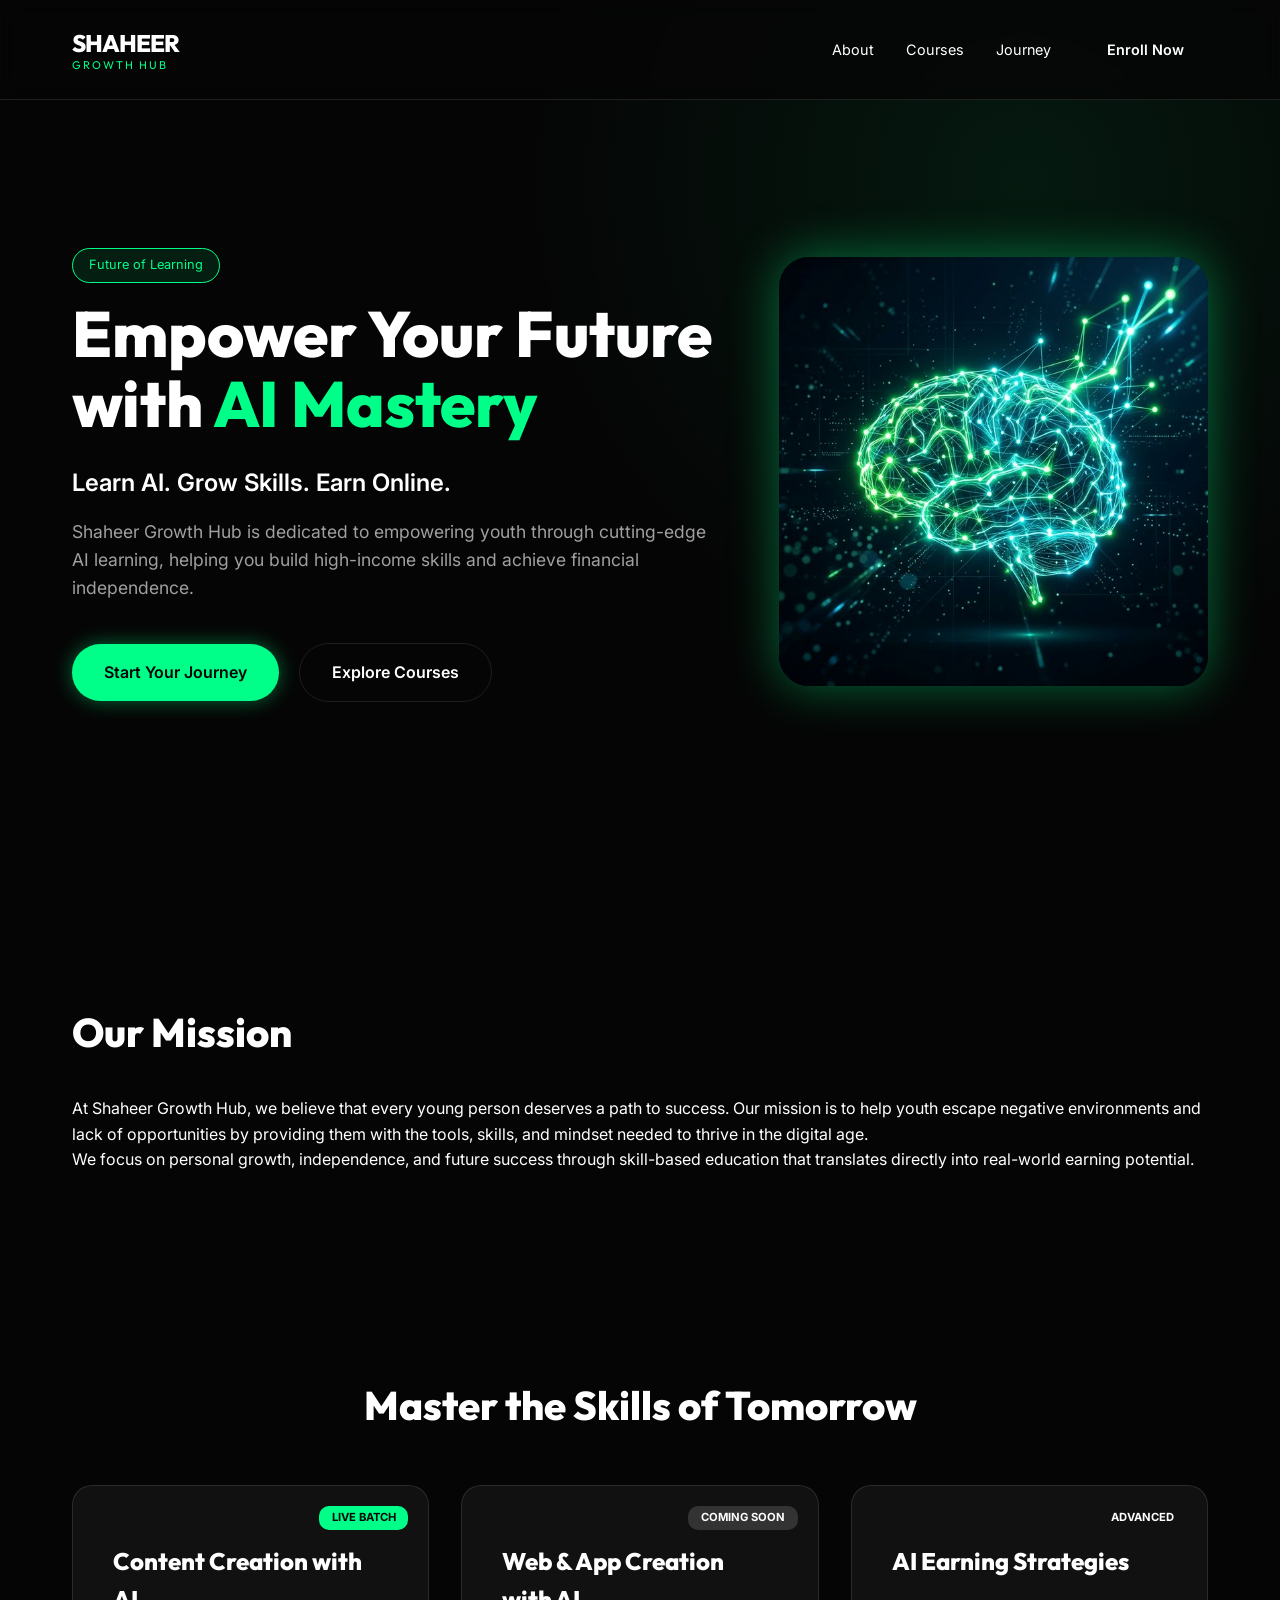
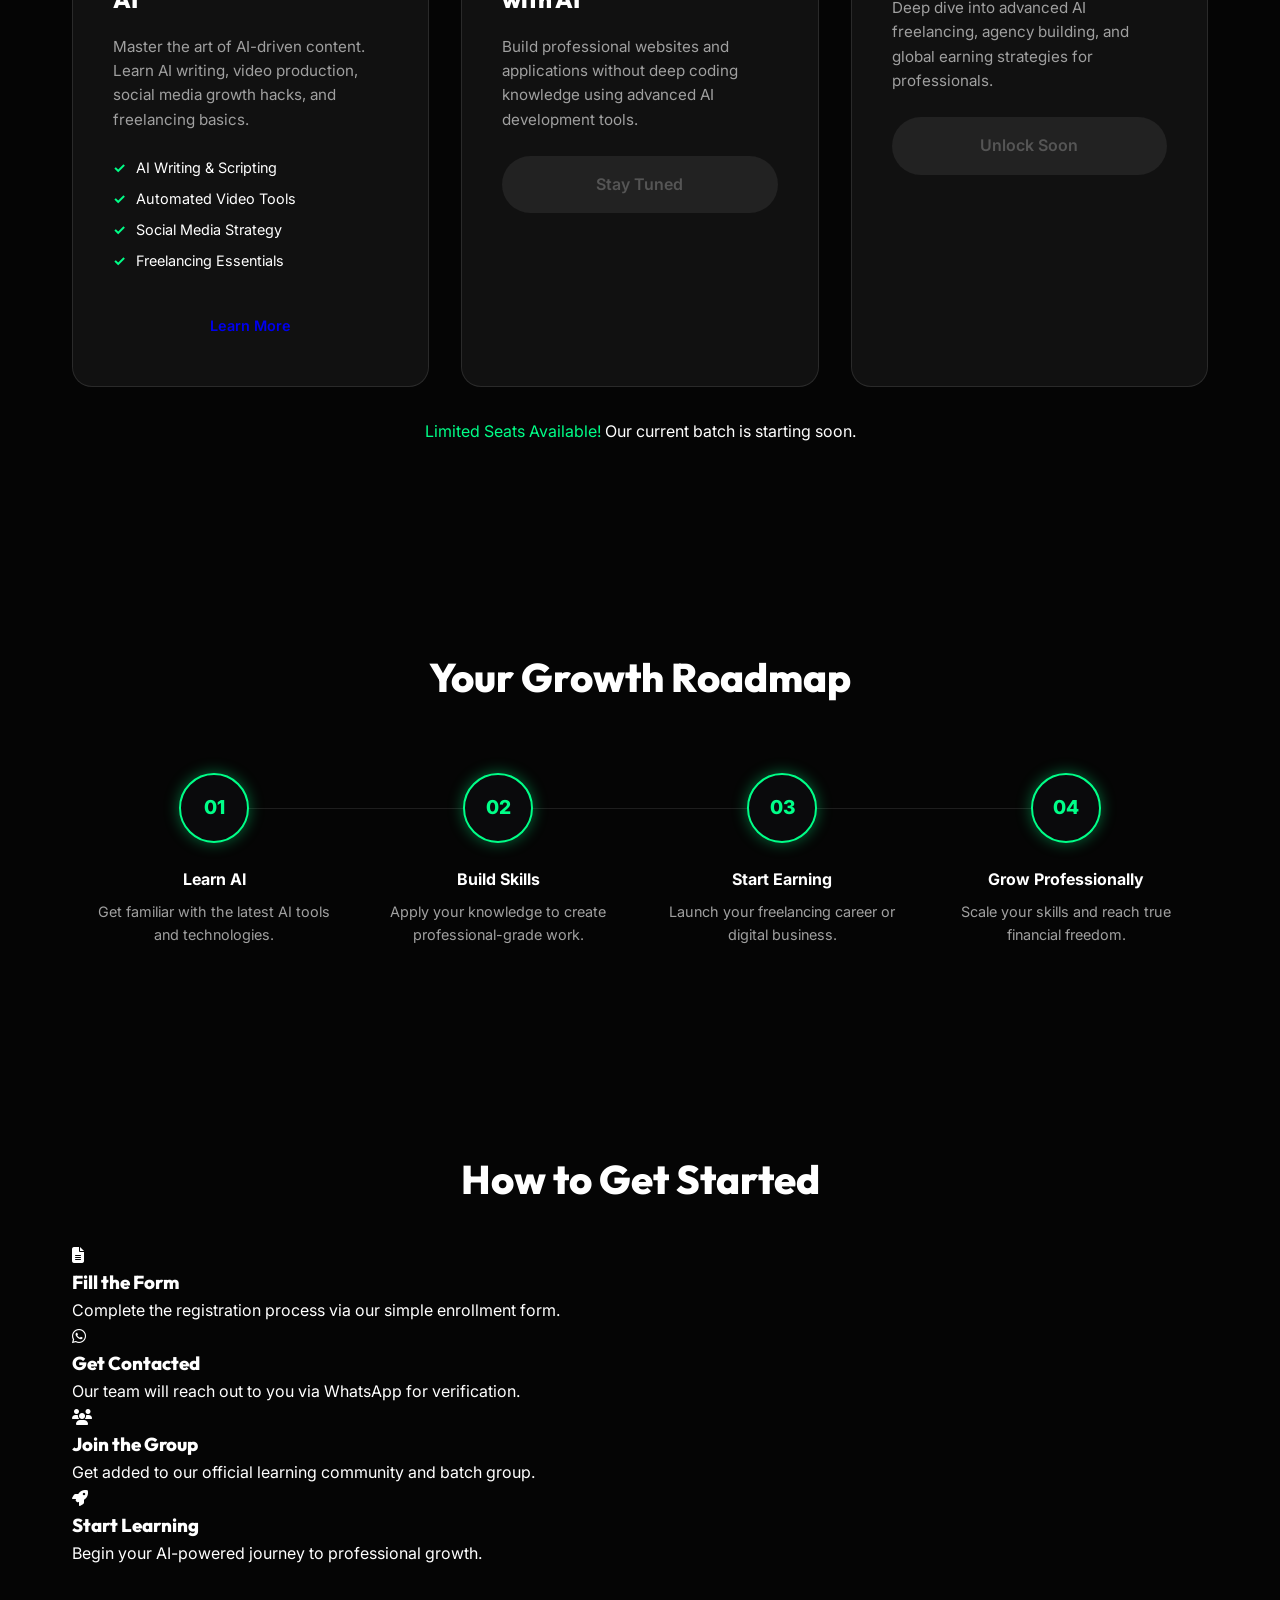
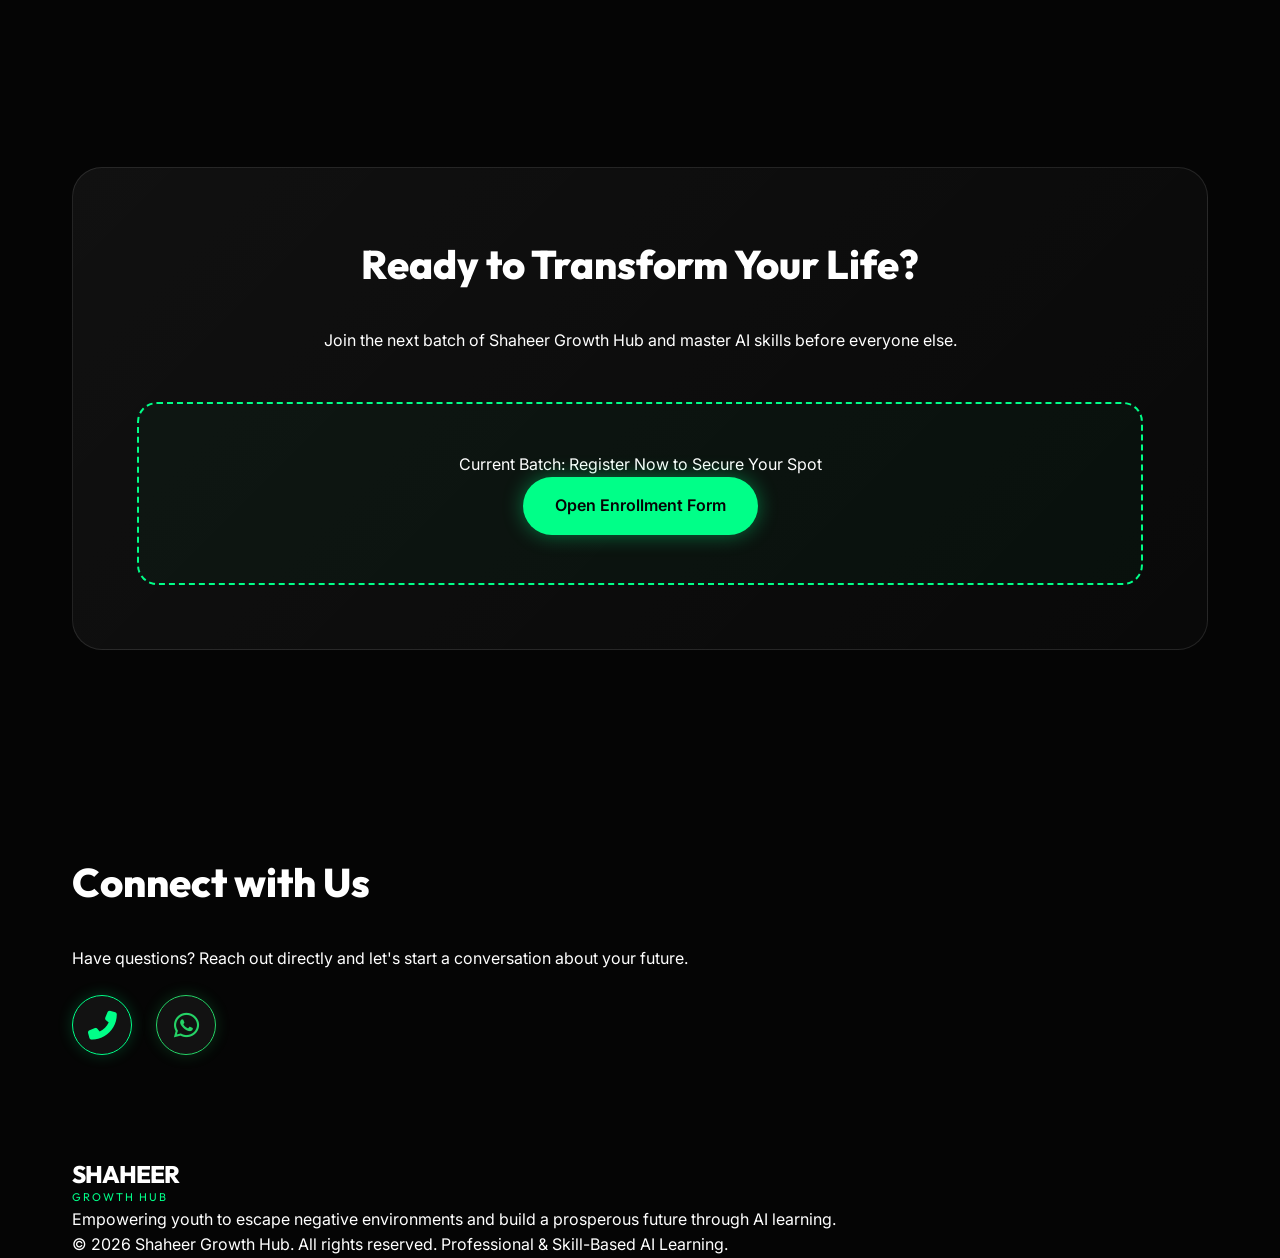
<file: Shaheer Growth Hub/Shaheer Growth Hub/index.html>
<!DOCTYPE html>
<html lang="en">

<head>
    <meta charset="UTF-8">
    <meta name="viewport" content="width=device-width, initial-scale=1.0">
    <title>Shaheer Growth Hub | Learn AI. Grow Skills. Earn Online.</title>
    <meta name="description"
        content="Empowering youth through AI learning and skill-based growth. Start your journey with Shaheer Growth Hub today.">
    <link rel="stylesheet" href="style.css">
    <link rel="preconnect" href="https://fonts.googleapis.com">
    <link rel="preconnect" href="https://fonts.gstatic.com" crossorigin>
    <link
        href="https://fonts.googleapis.com/css2?family=Inter:wght@300;400;600;700;800&family=Outfit:wght@400;600;700;800&display=swap"
        rel="stylesheet">
    <link rel="stylesheet" href="https://cdnjs.cloudflare.com/ajax/libs/font-awesome/6.4.0/css/all.min.css"
        integrity="sha512-iecdLmaskl7CVkqkXNQ/ZH/XLlvWZOJyj7Yy7tcenmpD1ypASozpmT/E0iPtmFIB46ZmdtAc9eNBvH0H/ZpiBw=="
        crossorigin="anonymous" referrerpolicy="no-referrer" />
</head>

<body>

    <!-- Header / Navigation -->
    <header>
        <nav class="container">
            <div class="logo">SHAHEER<span>GROWTH HUB</span></div>
            <ul class="nav-links">
                <li><a href="#about">About</a></li>
                <li><a href="#courses">Courses</a></li>
                <li><a href="#journey">Journey</a></li>
                <li><a href="https://docs.google.com/forms/d/e/1FAIpQLSdB96-YvT9lr67E8rFunnnAn-qFR_ITgN2ZRzqG21204jN9Zw/viewform"
                        target="_blank" class="btn btn-small">Enroll Now</a></li>
            </ul>
        </nav>
    </header>

    <main>
        <!-- Hero Section -->
        <section id="hero" class="hero-section">
            <div class="container hero-content">
                <div class="hero-text animate-fade-in">
                    <span class="badge">Future of Learning</span>
                    <h1>Empower Your Future with <span>AI Mastery</span></h1>
                    <p class="tagline">Learn AI. Grow Skills. Earn Online.</p>
                    <p class="description">Shaheer Growth Hub is dedicated to empowering youth through cutting-edge AI
                        learning, helping you build high-income skills and achieve financial independence.</p>
                    <div class="hero-btns">
                        <a href="#enroll" class="btn btn-primary">Start Your Journey</a>
                        <a href="#courses" class="btn btn-secondary">Explore Courses</a>
                    </div>
                </div>
                <div class="hero-visual animate-glow">
                    <img src="assets/hero_visual.png" alt="Shaheer Growth Hub AI Visual" class="hero-img">
                </div>
            </div>
        </section>

        <!-- About / Mission Section -->
        <section id="about" class="about-section">
            <div class="container grid-2">
                <div class="about-image animate-reveal">
                    <div class="image-placeholder main-mission-img"></div>
                </div>
                <div class="about-text animate-reveal">
                    <h2 class="section-title">Our Mission</h2>
                    <p>At Shaheer Growth Hub, we believe that every young person deserves a path to success. Our mission
                        is to help youth escape negative environments and lack of opportunities by providing them with
                        the tools, skills, and mindset needed to thrive in the digital age.</p>
                    <p>We focus on personal growth, independence, and future success through skill-based education that
                        translates directly into real-world earning potential.</p>
                </div>
            </div>
        </section>

        <!-- Courses Section -->
        <section id="courses" class="courses-section">
            <div class="container">
                <h2 class="section-title text-center">Master the Skills of Tomorrow</h2>
                <div class="courses-grid">
                    <!-- Current Course -->
                    <div class="course-card active animate-reveal">
                        <div class="course-badge">Live Batch</div>
                        <h3>Content Creation with AI</h3>
                        <p>Master the art of AI-driven content. Learn AI writing, video production, social media growth
                            hacks, and freelancing basics.</p>
                        <ul class="course-features">
                            <li>AI Writing & Scripting</li>
                            <li>Automated Video Tools</li>
                            <li>Social Media Strategy</li>
                            <li>Freelancing Essentials</li>
                        </ul>
                        <a href="#enroll" class="btn btn-small btn-block">Learn More</a>
                    </div>

                    <!-- Upcoming Course -->
                    <div class="course-card upcoming animate-reveal">
                        <div class="course-badge">Coming Soon</div>
                        <h3>Web & App Creation with AI</h3>
                        <p>Build professional websites and applications without deep coding knowledge using advanced AI
                            development tools.</p>
                        <a href="#" class="btn btn-disabled btn-block">Stay Tuned</a>
                    </div>

                    <!-- Advanced Placeholder -->
                    <div class="course-card advanced animate-reveal">
                        <div class="course-badge">Advanced</div>
                        <h3>AI Earning Strategies</h3>
                        <p>Deep dive into advanced AI freelancing, agency building, and global earning strategies for
                            professionals.</p>
                        <a href="#" class="btn btn-disabled btn-block">Unlock Soon</a>
                    </div>
                </div>
                <p class="urgency-text text-center mt-4"><span>Limited Seats Available!</span> Our current batch is
                    starting soon.</p>
            </div>
        </section>

        <!-- Growth Journey Section -->
        <section id="journey" class="journey-section">
            <div class="container">
                <h2 class="section-title text-center">Your Growth Roadmap</h2>
                <div class="journey-path">
                    <div class="step">
                        <div class="step-num">01</div>
                        <h4>Learn AI</h4>
                        <p>Get familiar with the latest AI tools and technologies.</p>
                    </div>
                    <div class="step">
                        <div class="step-num">02</div>
                        <h4>Build Skills</h4>
                        <p>Apply your knowledge to create professional-grade work.</p>
                    </div>
                    <div class="step">
                        <div class="step-num">03</div>
                        <h4>Start Earning</h4>
                        <p>Launch your freelancing career or digital business.</p>
                    </div>
                    <div class="step">
                        <div class="step-num">04</div>
                        <h4>Grow Professionally</h4>
                        <p>Scale your skills and reach true financial freedom.</p>
                    </div>
                </div>
            </div>
        </section>

        <!-- How It Works Section -->
        <section id="how-it-works" class="how-it-works">
            <div class="container">
                <h2 class="section-title text-center">How to Get Started</h2>
                <div class="steps-grid">
                    <div class="how-step">
                        <i class="fas fa-file-alt"></i>
                        <h3>Fill the Form</h3>
                        <p>Complete the registration process via our simple enrollment form.</p>
                    </div>
                    <div class="how-step">
                        <i class="fab fa-whatsapp"></i>
                        <h3>Get Contacted</h3>
                        <p>Our team will reach out to you via WhatsApp for verification.</p>
                    </div>
                    <div class="how-step">
                        <i class="fas fa-users"></i>
                        <h3>Join the Group</h3>
                        <p>Get added to our official learning community and batch group.</p>
                    </div>
                    <div class="how-step">
                        <i class="fas fa-rocket"></i>
                        <h3>Start Learning</h3>
                        <p>Begin your AI-powered journey to professional growth.</p>
                    </div>
                </div>
            </div>
        </section>

        <!-- Enrollment Section -->
        <section id="enroll" class="enroll-section">
            <div class="container">
                <div class="enroll-box">
                    <h2 class="section-title">Ready to Transform Your Life?</h2>
                    <p>Join the next batch of Shaheer Growth Hub and master AI skills before everyone else.</p>
                    <div class="form-container">
                        <div class="form-placeholder">
                            <p>Current Batch: Register Now to Secure Your Spot</p>
                            <a href="https://docs.google.com/forms/d/e/1FAIpQLSdB96-YvT9lr67E8rFunnnAn-qFR_ITgN2ZRzqG21204jN9Zw/viewform"
                                target="_blank" class="btn btn-primary">Open Enrollment Form</a>
                        </div>
                    </div>
                </div>
            </div>
        </section>

        <!-- Contact Section -->
        <section id="contact" class="contact-section">
            <div class="container">
                <div class="contact-grid">
                    <div class="contact-info">
                        <h2 class="section-title">Connect with Us</h2>
                        <p>Have questions? Reach out directly and let's start a conversation about your future.</p>
                        <div class="contact-methods">
                            <a href="tel:+923334747734" class="contact-icon" title="Call Us"><i
                                    class="fas fa-phone-alt"></i></a>
                            <a href="https://wa.me/923334747734" target="_blank" class="contact-icon whatsapp-icon"
                                title="WhatsApp Us"><i class="fab fa-whatsapp"></i></a>
                        </div>
                    </div>
                </div>
            </div>
        </section>
    </main>

    <!-- Footer -->
    <footer>
        <div class="container">
            <div class="footer-grid">
                <div class="footer-brand">
                    <div class="logo">SHAHEER<span>GROWTH HUB</span></div>
                    <p>Empowering youth to escape negative environments and build a prosperous future through AI
                        learning.</p>
                </div>
            </div>
            <div class="footer-bottom">
                &copy; 2026 Shaheer Growth Hub. All rights reserved. Professional & Skill-Based AI Learning.
            </div>
        </div>
    </footer>

    <script src="script.js"></script>
</body>

</html>
</file>
<file: Shaheer Growth Hub/Shaheer Growth Hub/style.css>
/* Design Tokens & Variables */
:root {
    --bg-dark: #050505;
    --bg-deep: #0a0a0c;
    --accent-green: #00ff88;
    --accent-glow: rgba(0, 255, 136, 0.4);
    --text-main: #ffffff;
    --text-muted: #a0a0a0;
    --glass-bg: rgba(255, 255, 255, 0.05);
    --glass-border: rgba(255, 255, 255, 0.1);
    --transition-slow: 0.5s cubic-bezier(0.4, 0, 0.2, 1);
}

/* Global Styles */
* {
    margin: 0;
    padding: 0;
    box-sizing: border-box;
}

html {
    scroll-behavior: smooth;
}

body {
    background-color: var(--bg-dark);
    color: var(--text-main);
    font-family: 'Inter', sans-serif;
    line-height: 1.6;
    overflow-x: hidden;
}

h1,
h2,
h3,
.logo {
    font-family: 'Outfit', sans-serif;
    font-weight: 800;
}

.container {
    max-width: 1200px;
    margin: 0 auto;
    padding: 0 2rem;
}

section {
    padding: 100px 0;
}

/* Typography Extensions */
span {
    color: var(--accent-green);
}

.section-title {
    font-size: 2.5rem;
    margin-bottom: 2rem;
    position: relative;
}

.text-center {
    text-align: center;
}

.mt-4 {
    margin-top: 2rem;
}

/* Buttons */
.btn {
    display: inline-block;
    padding: 1rem 2rem;
    border-radius: 50px;
    font-weight: 600;
    text-decoration: none;
    transition: var(--transition-slow);
    cursor: pointer;
    border: none;
}

.btn-primary {
    background: var(--accent-green);
    color: var(--bg-dark);
    box-shadow: 0 0 20px var(--accent-glow);
}

.btn-primary:hover {
    transform: translateY(-5px);
    box-shadow: 0 0 40px var(--accent-glow);
}

.btn-secondary {
    background: transparent;
    color: var(--text-main);
    border: 1px solid var(--glass-border);
    margin-left: 1rem;
}

.btn-secondary:hover {
    background: var(--glass-bg);
}

.btn-small {
    padding: 0.6rem 1.5rem;
    font-size: 0.9rem;
}

.btn-block {
    display: block;
    text-align: center;
}

.btn-disabled {
    background: #222;
    color: #555;
    cursor: not-allowed;
}

/* Header */
header {
    padding: 1.5rem 0;
    position: fixed;
    width: 100%;
    z-index: 1000;
    background: rgba(5, 5, 5, 0.8);
    backdrop-filter: blur(10px);
    border-bottom: 1px solid var(--glass-border);
}

nav {
    display: flex;
    justify-content: space-between;
    align-items: center;
}

.logo {
    font-size: 1.5rem;
    letter-spacing: -1px;
}

.logo span {
    display: block;
    font-size: 0.7rem;
    letter-spacing: 2px;
    font-weight: 400;
    margin-top: -5px;
}

.nav-links {
    display: flex;
    list-style: none;
    align-items: center;
    gap: 2rem;
}

.nav-links a {
    color: var(--text-main);
    text-decoration: none;
    font-size: 0.9rem;
    transition: 0.3s;
}

.nav-links a:hover {
    color: var(--accent-green);
}

/* Hero Section */
.hero-section {
    min-height: 100vh;
    display: flex;
    align-items: center;
    padding-top: 150px;
    background: radial-gradient(circle at 80% 20%, #00ff8815 0%, transparent 40%);
}

.hero-content {
    display: grid;
    grid-template-columns: 1.2fr 0.8fr;
    gap: 4rem;
    align-items: center;
}

.hero-text h1 {
    font-size: 4rem;
    line-height: 1.1;
    margin-bottom: 1.5rem;
}

.badge {
    display: inline-block;
    padding: 0.4rem 1rem;
    background: rgba(0, 255, 136, 0.1);
    border: 1px solid var(--accent-green);
    color: var(--accent-green);
    border-radius: 20px;
    font-size: 0.8rem;
    margin-bottom: 1rem;
}

.tagline {
    font-size: 1.5rem;
    font-weight: 600;
    margin-bottom: 1rem;
}

.description {
    color: var(--text-muted);
    font-size: 1.1rem;
    margin-bottom: 2.5rem;
}

.hero-img {
    width: 100%;
    max-width: 500px;
    height: auto;
    border-radius: 30px;
    box-shadow: 0 0 50px var(--accent-glow);
    animation: float 6s ease-in-out infinite;
}

@keyframes float {

    0%,
    100% {
        transform: translateY(0);
    }

    50% {
        transform: translateY(-20px);
    }
}

.visual-blob {
    display: none;
}

@keyframes pulse {

    0%,
    100% {
        transform: scale(1);
    }

    50% {
        transform: scale(1.2);
    }
}

/* Courses Section */
.courses-grid {
    display: grid;
    grid-template-columns: repeat(auto-fit, minmax(300px, 1fr));
    gap: 2rem;
    margin-top: 3rem;
}

.course-card {
    background: var(--glass-bg);
    padding: 2.5rem;
    border-radius: 20px;
    border: 1px solid var(--glass-border);
    transition: var(--transition-slow);
    position: relative;
    overflow: hidden;
}

.course-card:hover {
    background: rgba(255, 255, 255, 0.08);
    transform: translateY(-10px);
    border-color: var(--accent-green);
}

.course-badge {
    position: absolute;
    top: 20px;
    right: 20px;
    font-size: 0.7rem;
    font-weight: 700;
    text-transform: uppercase;
    padding: 0.2rem 0.8rem;
    border-radius: 10px;
}

.active .course-badge {
    background: var(--accent-green);
    color: var(--bg-dark);
}

.upcoming .course-badge {
    background: #333;
    color: #fff;
}

.course-card h3 {
    font-size: 1.5rem;
    margin-bottom: 1rem;
    margin-top: 1rem;
}

.course-card p {
    color: var(--text-muted);
    margin-bottom: 1.5rem;
    font-size: 0.95rem;
}

.course-features {
    list-style: none;
    margin-bottom: 2rem;
}

.course-features li {
    margin-bottom: 0.5rem;
    font-size: 0.9rem;
    display: flex;
    align-items: center;
}

.course-features li::before {
    content: '✓';
    color: var(--accent-green);
    margin-right: 10px;
    font-weight: bold;
}

/* Journey Section */
.journey-path {
    display: flex;
    justify-content: space-between;
    margin-top: 4rem;
    position: relative;
}

.journey-path::after {
    content: '';
    position: absolute;
    top: 35px;
    left: 10%;
    right: 10%;
    height: 1px;
    background: var(--glass-border);
    z-index: 0;
}

.step {
    flex: 1;
    text-align: center;
    position: relative;
    z-index: 1;
    padding: 0 1rem;
}

.step-num {
    width: 70px;
    height: 70px;
    background: var(--bg-deep);
    border: 2px solid var(--accent-green);
    color: var(--accent-green);
    border-radius: 50%;
    display: flex;
    align-items: center;
    justify-content: center;
    margin: 0 auto 1.5rem;
    font-weight: 800;
    font-size: 1.2rem;
    box-shadow: 0 0 15px var(--accent-glow);
}

.step h4 {
    margin-bottom: 0.5rem;
}

.step p {
    font-size: 0.9rem;
    color: var(--text-muted);
}

/* Enrollment Box */
.enroll-box {
    background: linear-gradient(135deg, rgba(255, 255, 255, 0.05) 0%, rgba(255, 255, 255, 0.02) 100%);
    padding: 4rem;
    border-radius: 30px;
    text-align: center;
    border: 1px solid var(--glass-border);
}

.form-placeholder {
    margin-top: 3rem;
    padding: 3rem;
    background: rgba(0, 255, 136, 0.03);
    border: 2px dashed var(--accent-green);
    border-radius: 20px;
    transition: 0.3s;
}

.form-placeholder:hover {
    background: rgba(0, 255, 136, 0.05);
}

/* Animations */
.animate-fade-in {
    opacity: 0;
    transform: translateY(20px);
    animation: fadeIn 1s forwards;
}

@keyframes fadeIn {
    to {
        opacity: 1;
        transform: translateY(0);
    }
}

/* Contact Section & Icons */
.contact-methods {
    display: flex;
    gap: 1.5rem;
    margin-top: 1.5rem;
}

.contact-icon {
    display: flex;
    align-items: center;
    justify-content: center;
    width: 60px;
    height: 60px;
    border-radius: 50%;
    background: var(--glass-bg);
    border: 1px solid var(--accent-green);
    color: var(--accent-green);
    font-size: 1.8rem;
    transition: var(--transition-slow);
    text-decoration: none;
    box-shadow: 0 0 15px rgba(0, 255, 136, 0.2);
}

.contact-icon:hover {
    background: var(--accent-green);
    color: var(--bg-dark);
    transform: translateY(-5px);
    box-shadow: 0 0 30px var(--accent-glow);
}

.contact-icon.whatsapp-icon {
    border-color: #25D366;
    color: #25D366;
    box-shadow: 0 0 15px rgba(37, 211, 102, 0.2);
}

.contact-icon.whatsapp-icon:hover {
    background: #25D366;
    color: var(--text-main);
    box-shadow: 0 0 30px rgba(37, 211, 102, 0.4);
}

/* Responsive */
@media (max-width: 968px) {
    .hero-content {
        grid-template-columns: 1fr;
        text-align: center;
    }

    .hero-text h1 {
        font-size: 3rem;
    }

    .hero-visual {
        display: none;
    }

    .journey-path {
        flex-direction: column;
        gap: 3rem;
    }

    .journey-path::after {
        display: none;
    }
}
</file>
